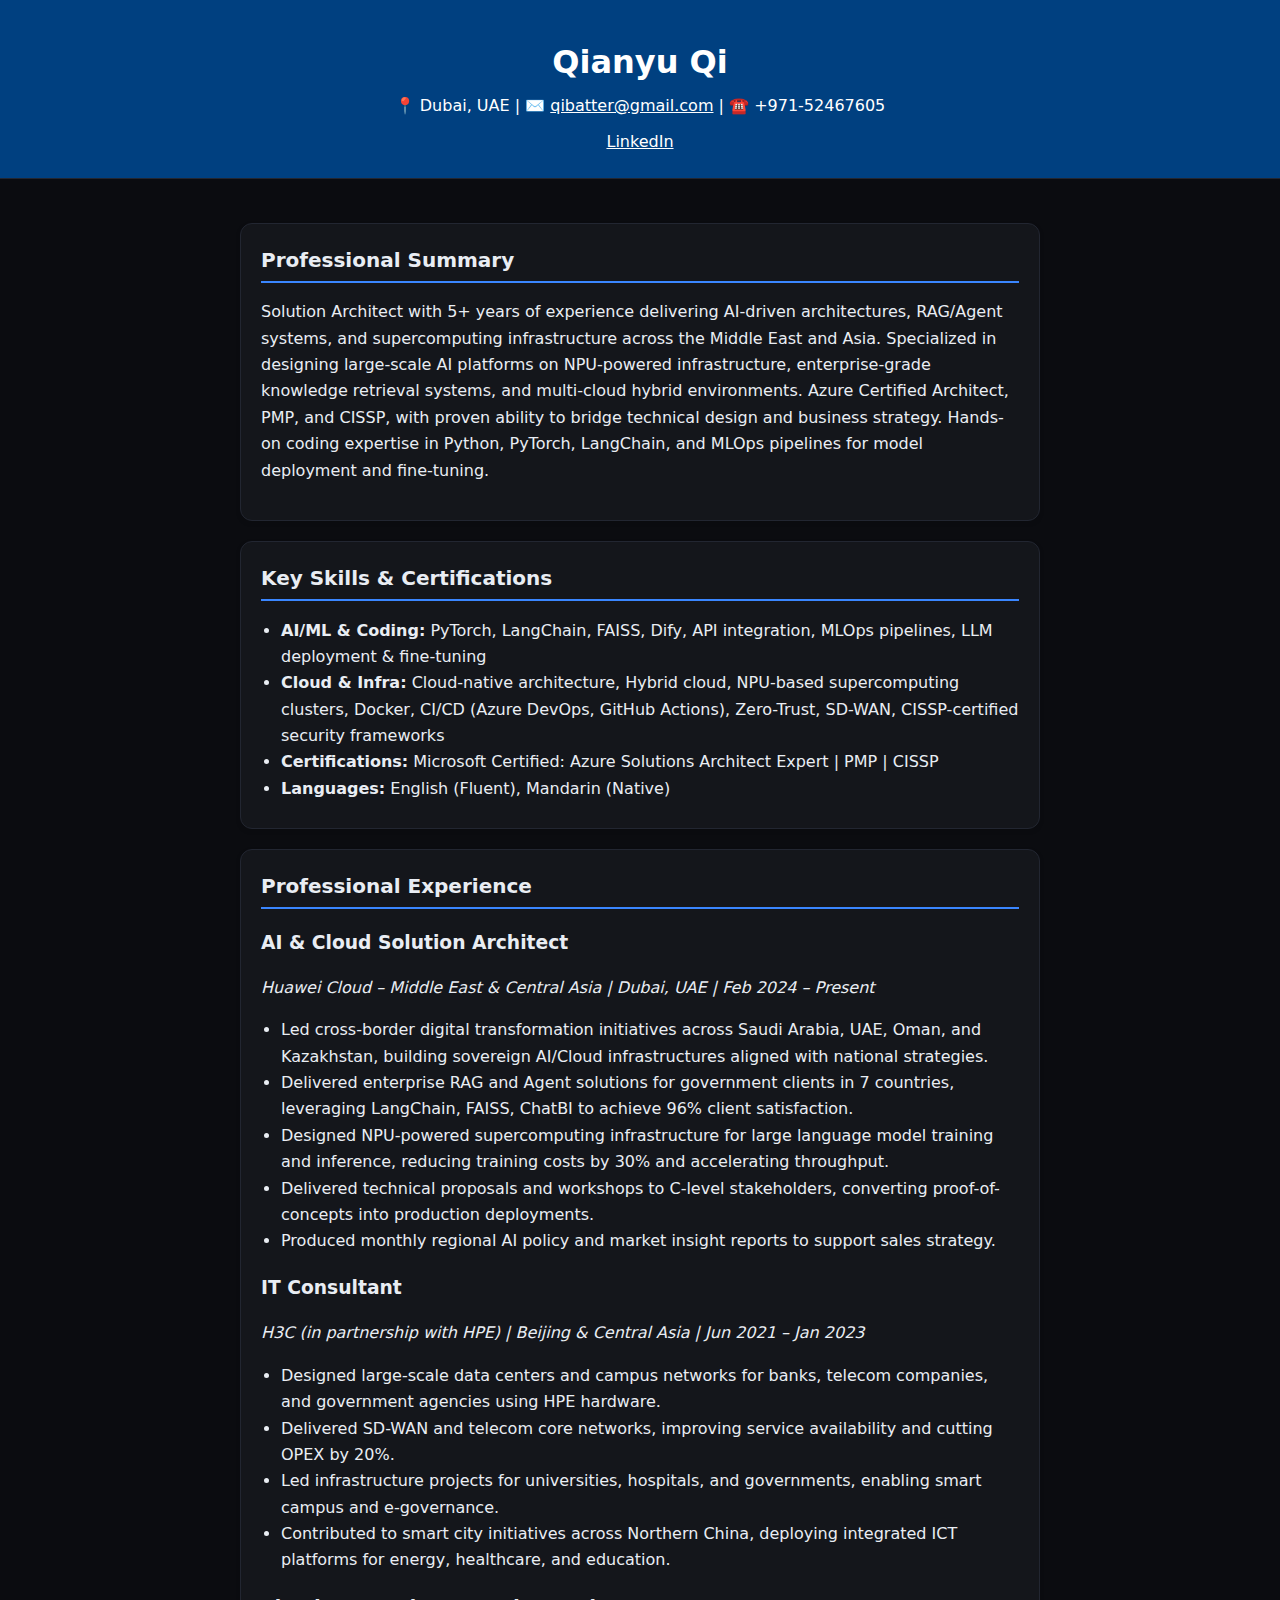
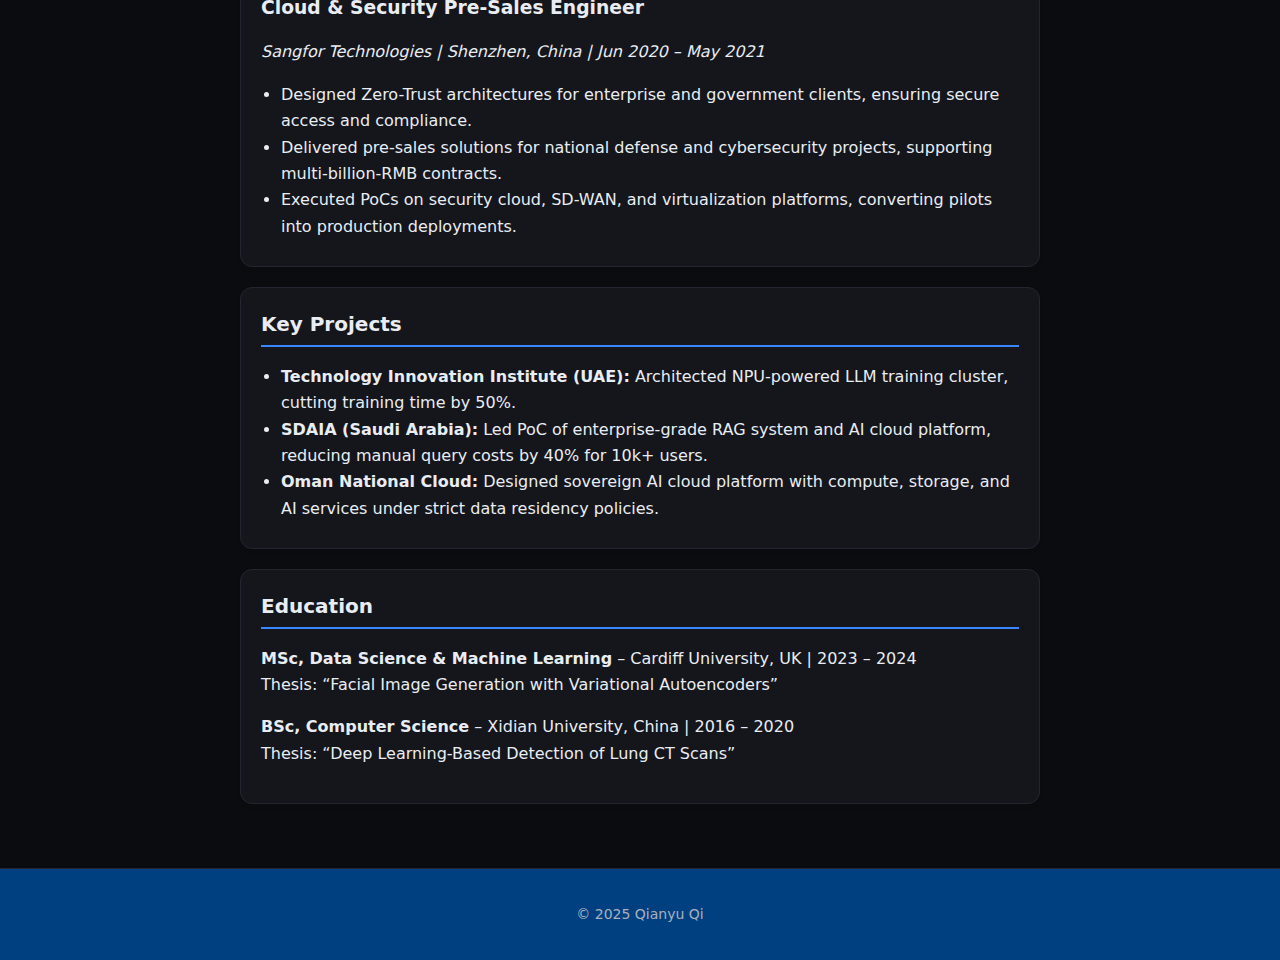
<file: index.html>
<!doctype html>
<html lang="en">
<head>
  <link rel="stylesheet" href="styles.css">
  <meta charset="utf-8" />
  <meta name="viewport" content="width=device-width,initial-scale=1" />
  <title>Qianyu Qi · Resume & Portfolio</title>
  <meta name="description" content="Qianyu Qi - AI & Cloud Solution Architect Resume and Portfolio">
  <style>
    :root {
      --bg: #0b0c10;
      --card: #14161b;
      --muted: #a9b0be;
      --fg: #e9edf3;
      --line: #222631;
      --pri: #3a86ff;
      --pri-ghost: #2a2f3a;
    }
    * { box-sizing: border-box; }
    body {
      margin: 0;
      padding: 0;
      font-family: system-ui, -apple-system, Segoe UI, Roboto, Inter, sans-serif;
      background: var(--bg);
      color: var(--fg);
      line-height: 1.65;
    }
    a { color: var(--pri); text-decoration: none; }
    header {
      text-align: center;
      padding: 36px 0 22px;
      border-bottom: 1px solid var(--line);
    }
    header h1 { margin: 0; font-size: 32px; }
    header p { margin: 4px 0; }
    .links { display: flex; justify-content: center; gap: 14px; flex-wrap: wrap; margin-top: 10px; }
    .container { width: min(900px, 92%); margin: 0 auto; padding: 24px 0; }
    section {
      background: var(--card);
      border: 1px solid var(--line);
      border-radius: 12px;
      padding: 20px;
      margin-bottom: 20px;
    }
    h2 {
      margin-top: 0;
      border-bottom: 2px solid var(--pri);
      padding-bottom: 4px;
      font-size: 20px;
    }
    h3 { margin-bottom: 6px; }
    ul { padding-left: 20px; margin: 6px 0; }
    footer {
      text-align: center;
      padding: 20px;
      font-size: 14px;
      color: var(--muted);
      border-top: 1px solid var(--line);
    }
  </style>
</head>
<body>
  <header>
    <h1>Qianyu Qi</h1>
    <p>📍 Dubai, UAE | ✉️ <a href="mailto:qibatter@gmail.com">qibatter@gmail.com</a> | ☎️ +971-52467605</p>
    <div class="links">
      <a href="https://www.linkedin.com/in/qianyu-qi" target="_blank">LinkedIn</a>
    </div>
  </header>

  <main class="container">

    <section>
      <h2>Professional Summary</h2>
      <p>
        Solution Architect with 5+ years of experience delivering AI-driven architectures, RAG/Agent systems, 
        and supercomputing infrastructure across the Middle East and Asia. Specialized in designing large-scale 
        AI platforms on NPU-powered infrastructure, enterprise-grade knowledge retrieval systems, and multi-cloud 
        hybrid environments. Azure Certified Architect, PMP, and CISSP, with proven ability to bridge technical design 
        and business strategy. Hands-on coding expertise in Python, PyTorch, LangChain, and MLOps pipelines for 
        model deployment and fine-tuning.
      </p>
    </section>

    <section>
      <h2>Key Skills & Certifications</h2>
      <ul>
        <li><strong>AI/ML & Coding:</strong> PyTorch, LangChain, FAISS, Dify, API integration, MLOps pipelines, LLM deployment & fine-tuning</li>
        <li><strong>Cloud & Infra:</strong> Cloud-native architecture, Hybrid cloud, NPU-based supercomputing clusters, Docker, CI/CD (Azure DevOps, GitHub Actions), Zero-Trust, SD-WAN, CISSP-certified security frameworks</li>
        <li><strong>Certifications:</strong> Microsoft Certified: Azure Solutions Architect Expert | PMP | CISSP</li>
        <li><strong>Languages:</strong> English (Fluent), Mandarin (Native)</li>
      </ul>
    </section>

    <section>
      <h2>Professional Experience</h2>

      <h3>AI & Cloud Solution Architect</h3>
      <p><em>Huawei Cloud – Middle East & Central Asia | Dubai, UAE | Feb 2024 – Present</em></p>
      <ul>
        <li>Led cross-border digital transformation initiatives across Saudi Arabia, UAE, Oman, and Kazakhstan, building sovereign AI/Cloud infrastructures aligned with national strategies.</li>
        <li>Delivered enterprise RAG and Agent solutions for government clients in 7 countries, leveraging LangChain, FAISS, ChatBI to achieve 96% client satisfaction.</li>
        <li>Designed NPU-powered supercomputing infrastructure for large language model training and inference, reducing training costs by 30% and accelerating throughput.</li>
        <li>Delivered technical proposals and workshops to C-level stakeholders, converting proof-of-concepts into production deployments.</li>
        <li>Produced monthly regional AI policy and market insight reports to support sales strategy.</li>
      </ul>

      <h3>IT Consultant</h3>
      <p><em>H3C (in partnership with HPE) | Beijing & Central Asia | Jun 2021 – Jan 2023</em></p>
      <ul>
        <li>Designed large-scale data centers and campus networks for banks, telecom companies, and government agencies using HPE hardware.</li>
        <li>Delivered SD-WAN and telecom core networks, improving service availability and cutting OPEX by 20%.</li>
        <li>Led infrastructure projects for universities, hospitals, and governments, enabling smart campus and e-governance.</li>
        <li>Contributed to smart city initiatives across Northern China, deploying integrated ICT platforms for energy, healthcare, and education.</li>
      </ul>

      <h3>Cloud & Security Pre-Sales Engineer</h3>
      <p><em>Sangfor Technologies | Shenzhen, China | Jun 2020 – May 2021</em></p>
      <ul>
        <li>Designed Zero-Trust architectures for enterprise and government clients, ensuring secure access and compliance.</li>
        <li>Delivered pre-sales solutions for national defense and cybersecurity projects, supporting multi-billion-RMB contracts.</li>
        <li>Executed PoCs on security cloud, SD-WAN, and virtualization platforms, converting pilots into production deployments.</li>
      </ul>
    </section>

    <section>
      <h2>Key Projects</h2>
      <ul>
        <li><strong>Technology Innovation Institute (UAE):</strong> Architected NPU-powered LLM training cluster, cutting training time by 50%.</li>
        <li><strong>SDAIA (Saudi Arabia):</strong> Led PoC of enterprise-grade RAG system and AI cloud platform, reducing manual query costs by 40% for 10k+ users.</li>
        <li><strong>Oman National Cloud:</strong> Designed sovereign AI cloud platform with compute, storage, and AI services under strict data residency policies.</li>
      </ul>
    </section>

    <section>
      <h2>Education</h2>
      <p><strong>MSc, Data Science & Machine Learning</strong> – Cardiff University, UK | 2023 – 2024<br>
      Thesis: “Facial Image Generation with Variational Autoencoders”</p>

      <p><strong>BSc, Computer Science</strong> – Xidian University, China | 2016 – 2020<br>
      Thesis: “Deep Learning-Based Detection of Lung CT Scans”</p>
    </section>

  </main>

  <footer>
    <p>© 2025 Qianyu Qi</p>
  </footer>
</body>
</html>
</file>
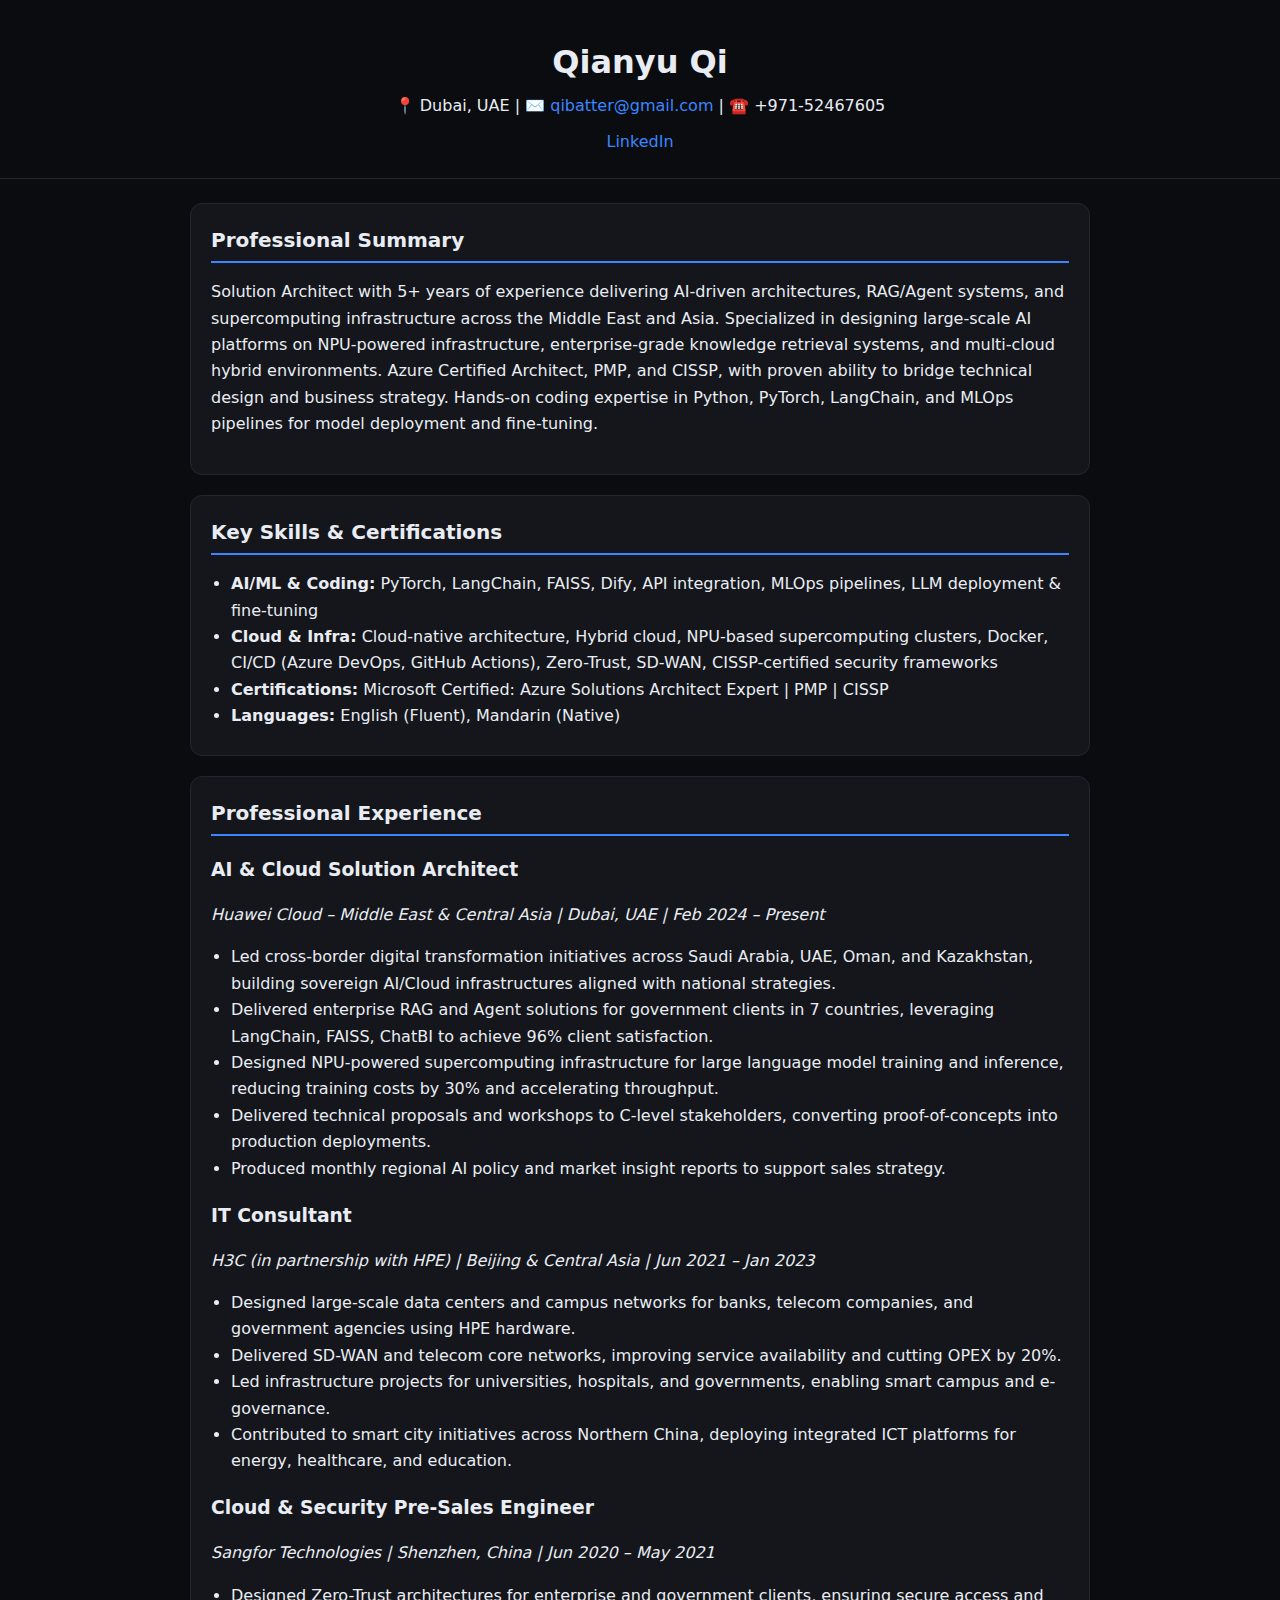
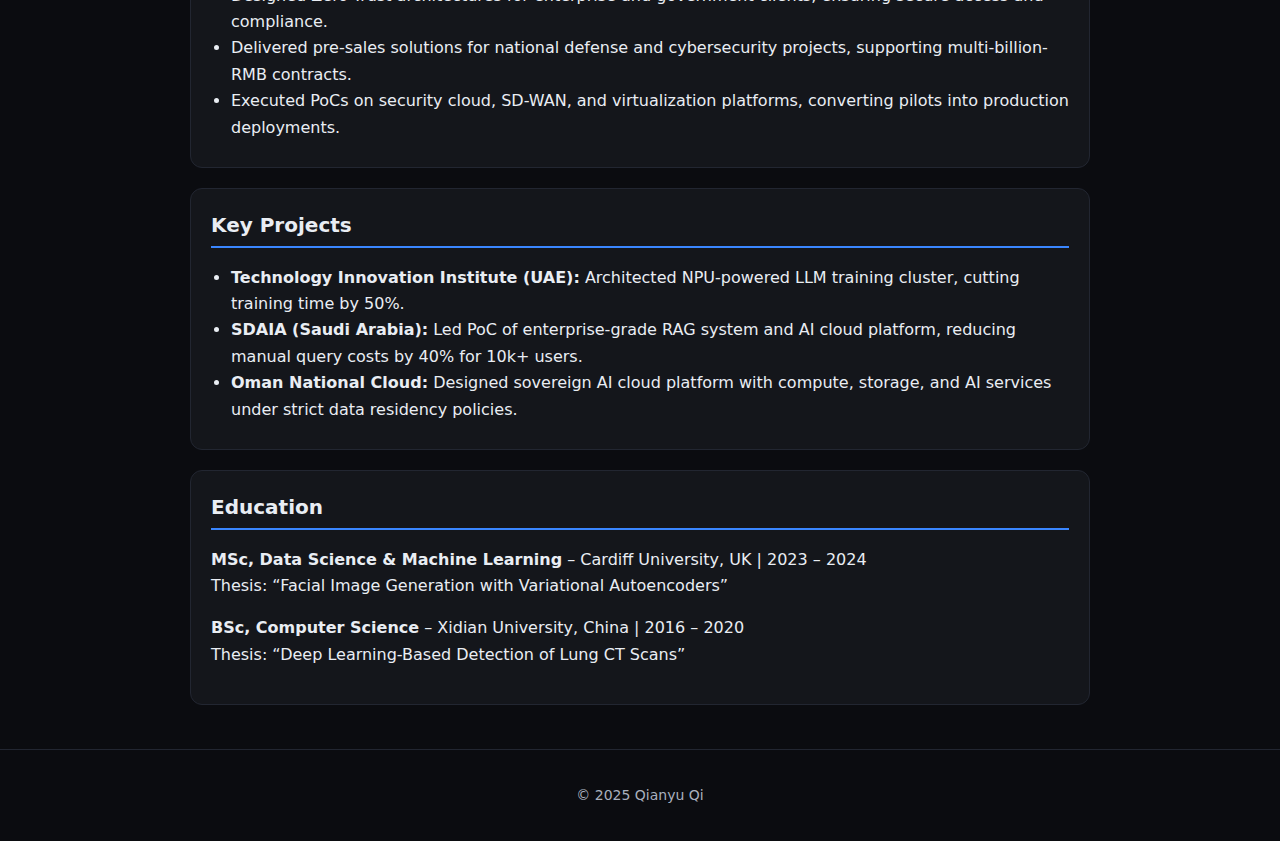
<file: resume.html>
<!doctype html>
<html lang="en">
<head>
  <meta charset="utf-8" />
  <meta name="viewport" content="width=device-width,initial-scale=1" />
  <title>Qianyu Qi · Resume & Portfolio</title>
  <meta name="description" content="Qianyu Qi - AI & Cloud Solution Architect Resume and Portfolio">
  <style>
    :root {
      --bg: #0b0c10;
      --card: #14161b;
      --muted: #a9b0be;
      --fg: #e9edf3;
      --line: #222631;
      --pri: #3a86ff;
      --pri-ghost: #2a2f3a;
    }
    * { box-sizing: border-box; }
    body {
      margin: 0;
      padding: 0;
      font-family: system-ui, -apple-system, Segoe UI, Roboto, Inter, sans-serif;
      background: var(--bg);
      color: var(--fg);
      line-height: 1.65;
    }
    a { color: var(--pri); text-decoration: none; }
    header {
      text-align: center;
      padding: 36px 0 22px;
      border-bottom: 1px solid var(--line);
    }
    header h1 { margin: 0; font-size: 32px; }
    header p { margin: 4px 0; }
    .links { display: flex; justify-content: center; gap: 14px; flex-wrap: wrap; margin-top: 10px; }
    .container { width: min(900px, 92%); margin: 0 auto; padding: 24px 0; }
    section {
      background: var(--card);
      border: 1px solid var(--line);
      border-radius: 12px;
      padding: 20px;
      margin-bottom: 20px;
    }
    h2 {
      margin-top: 0;
      border-bottom: 2px solid var(--pri);
      padding-bottom: 4px;
      font-size: 20px;
    }
    h3 { margin-bottom: 6px; }
    ul { padding-left: 20px; margin: 6px 0; }
    footer {
      text-align: center;
      padding: 20px;
      font-size: 14px;
      color: var(--muted);
      border-top: 1px solid var(--line);
    }
  </style>
</head>
<body>
  <header>
    <h1>Qianyu Qi</h1>
    <p>📍 Dubai, UAE | ✉️ <a href="mailto:qibatter@gmail.com">qibatter@gmail.com</a> | ☎️ +971-52467605</p>
    <div class="links">
      <a href="https://www.linkedin.com/in/qianyu-qi" target="_blank">LinkedIn</a>
    </div>
  </header>

  <main class="container">

    <section>
      <h2>Professional Summary</h2>
      <p>
        Solution Architect with 5+ years of experience delivering AI-driven architectures, RAG/Agent systems, 
        and supercomputing infrastructure across the Middle East and Asia. Specialized in designing large-scale 
        AI platforms on NPU-powered infrastructure, enterprise-grade knowledge retrieval systems, and multi-cloud 
        hybrid environments. Azure Certified Architect, PMP, and CISSP, with proven ability to bridge technical design 
        and business strategy. Hands-on coding expertise in Python, PyTorch, LangChain, and MLOps pipelines for 
        model deployment and fine-tuning.
      </p>
    </section>

    <section>
      <h2>Key Skills & Certifications</h2>
      <ul>
        <li><strong>AI/ML & Coding:</strong> PyTorch, LangChain, FAISS, Dify, API integration, MLOps pipelines, LLM deployment & fine-tuning</li>
        <li><strong>Cloud & Infra:</strong> Cloud-native architecture, Hybrid cloud, NPU-based supercomputing clusters, Docker, CI/CD (Azure DevOps, GitHub Actions), Zero-Trust, SD-WAN, CISSP-certified security frameworks</li>
        <li><strong>Certifications:</strong> Microsoft Certified: Azure Solutions Architect Expert | PMP | CISSP</li>
        <li><strong>Languages:</strong> English (Fluent), Mandarin (Native)</li>
      </ul>
    </section>

    <section>
      <h2>Professional Experience</h2>

      <h3>AI & Cloud Solution Architect</h3>
      <p><em>Huawei Cloud – Middle East & Central Asia | Dubai, UAE | Feb 2024 – Present</em></p>
      <ul>
        <li>Led cross-border digital transformation initiatives across Saudi Arabia, UAE, Oman, and Kazakhstan, building sovereign AI/Cloud infrastructures aligned with national strategies.</li>
        <li>Delivered enterprise RAG and Agent solutions for government clients in 7 countries, leveraging LangChain, FAISS, ChatBI to achieve 96% client satisfaction.</li>
        <li>Designed NPU-powered supercomputing infrastructure for large language model training and inference, reducing training costs by 30% and accelerating throughput.</li>
        <li>Delivered technical proposals and workshops to C-level stakeholders, converting proof-of-concepts into production deployments.</li>
        <li>Produced monthly regional AI policy and market insight reports to support sales strategy.</li>
      </ul>

      <h3>IT Consultant</h3>
      <p><em>H3C (in partnership with HPE) | Beijing & Central Asia | Jun 2021 – Jan 2023</em></p>
      <ul>
        <li>Designed large-scale data centers and campus networks for banks, telecom companies, and government agencies using HPE hardware.</li>
        <li>Delivered SD-WAN and telecom core networks, improving service availability and cutting OPEX by 20%.</li>
        <li>Led infrastructure projects for universities, hospitals, and governments, enabling smart campus and e-governance.</li>
        <li>Contributed to smart city initiatives across Northern China, deploying integrated ICT platforms for energy, healthcare, and education.</li>
      </ul>

      <h3>Cloud & Security Pre-Sales Engineer</h3>
      <p><em>Sangfor Technologies | Shenzhen, China | Jun 2020 – May 2021</em></p>
      <ul>
        <li>Designed Zero-Trust architectures for enterprise and government clients, ensuring secure access and compliance.</li>
        <li>Delivered pre-sales solutions for national defense and cybersecurity projects, supporting multi-billion-RMB contracts.</li>
        <li>Executed PoCs on security cloud, SD-WAN, and virtualization platforms, converting pilots into production deployments.</li>
      </ul>
    </section>

    <section>
      <h2>Key Projects</h2>
      <ul>
        <li><strong>Technology Innovation Institute (UAE):</strong> Architected NPU-powered LLM training cluster, cutting training time by 50%.</li>
        <li><strong>SDAIA (Saudi Arabia):</strong> Led PoC of enterprise-grade RAG system and AI cloud platform, reducing manual query costs by 40% for 10k+ users.</li>
        <li><strong>Oman National Cloud:</strong> Designed sovereign AI cloud platform with compute, storage, and AI services under strict data residency policies.</li>
      </ul>
    </section>

    <section>
      <h2>Education</h2>
      <p><strong>MSc, Data Science & Machine Learning</strong> – Cardiff University, UK | 2023 – 2024<br>
      Thesis: “Facial Image Generation with Variational Autoencoders”</p>

      <p><strong>BSc, Computer Science</strong> – Xidian University, China | 2016 – 2020<br>
      Thesis: “Deep Learning-Based Detection of Lung CT Scans”</p>
    </section>

  </main>

  <footer>
    <p>© 2025 Qianyu Qi</p>
  </footer>
</body>
</html>
</file>
<file: styles.css>
body {
  font-family: Arial, sans-serif;
  margin: 0;
  padding: 0;
  background: #f9f9f9;
  color: #333;
  line-height: 1.6;
}
header {
  background: #004080;
  color: #fff;
  text-align: center;
  padding: 20px;
}
header h1 { margin: 0; }
header a { color: #fff; text-decoration: underline; }

section {
  width: 90%;
  max-width: 800px;
  margin: 20px auto;
  background: #fff;
  padding: 20px;
  border-radius: 8px;
  box-shadow: 0 2px 5px rgba(0,0,0,0.1);
}
h2 {
  border-bottom: 2px solid #004080;
  padding-bottom: 5px;
  margin-top: 0;
}
ul { padding-left: 20px; }

footer {
  text-align: center;
  padding: 15px;
  background: #004080;
  color: #fff;
  margin-top: 20px;
}
</file>
